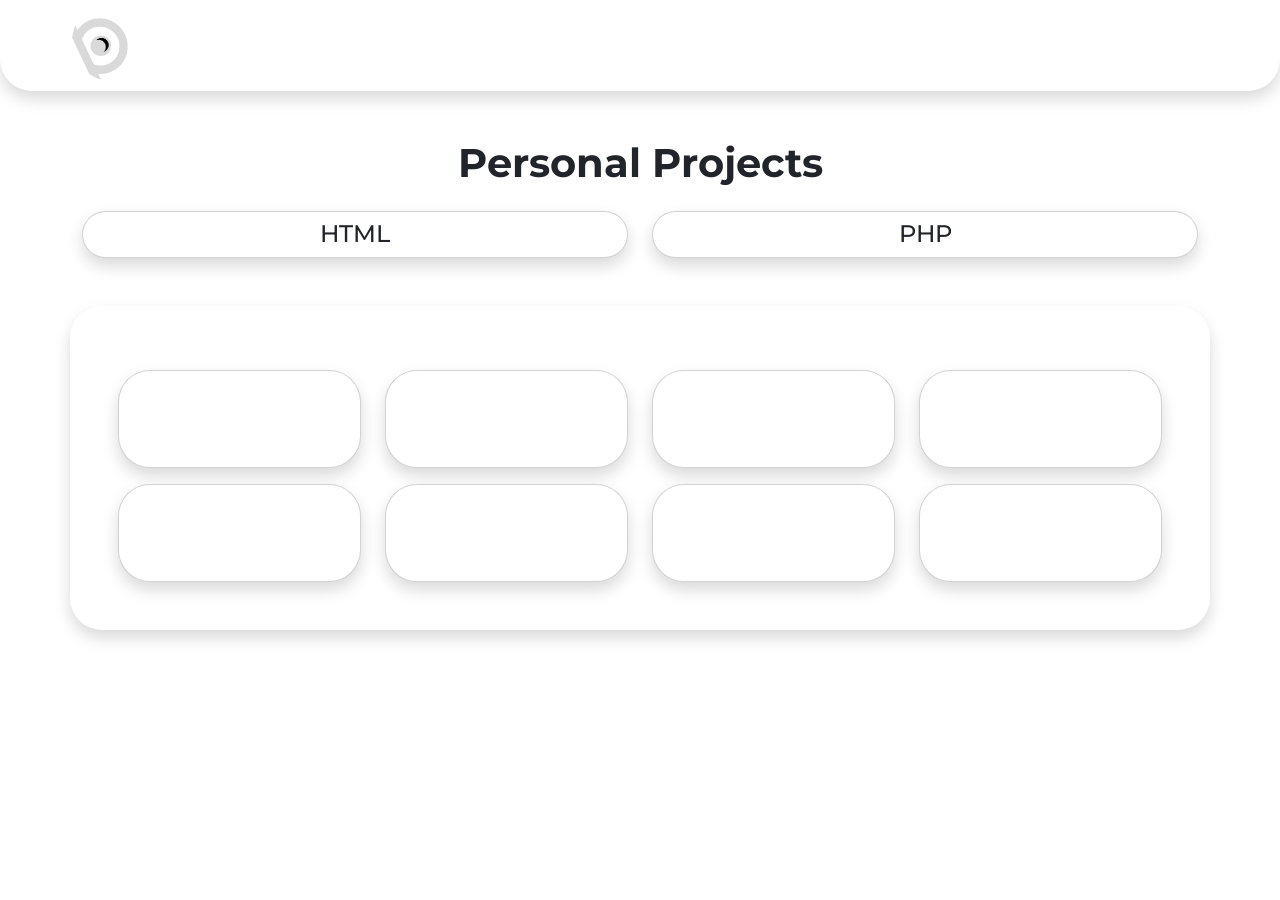
<file: personal/index.html>
<!doctype html>
<html lang="en">

<head>
    <meta charset="utf-8">
    <meta name="viewport" content="width=device-width, initial-scale=1">
    <title>David Ortiz</title>
    <link rel="icon" type="image" href="../img/logo.png">
    <link href="https://cdn.jsdelivr.net/npm/bootstrap@5.3.6/dist/css/bootstrap.min.css" rel="stylesheet"
        integrity="sha384-4Q6Gf2aSP4eDXB8Miphtr37CMZZQ5oXLH2yaXMJ2w8e2ZtHTl7GptT4jmndRuHDT" crossorigin="anonymous">
    <link href="https://fonts.googleapis.com/css2?family=Montserrat:wght@300;500;700&display=swap" rel="stylesheet">
    <link rel="stylesheet" href="style.css">
</head>

<body>

    <div class="nav">
        <div class="container-fluid shadow rounded-bottom-5">
            <div class="row m-0">
                <div class="col d-flex justify-content-start align-items-center p-2 mx-5">
                    <img src="../img/logo.png" class="logo" style="width: 70px; height: auto;">
                </div>
            </div>
        </div>
    </div>

    <div class="container proj d-flex justify-content-center mt-5">
        <div class="row">
            <div class="col">
                <h1 style="font-weight: bold;"> Personal Projects</h1>
            </div>
        </div>
    </div>

    <div class="container mt-3">
        <div class="row">
            <div class="col-6">
                <div class="card shadow rounded-5 text-center p-2">
                    <div class="h4 m-0">
                       HTML
                    </div>
                </div>
            </div>
            <div class="col-6">
                <div class="card shadow rounded-5 text-center p-2">
                    <div class="h4 m-0">
                        PHP
                    </div>
                </div>
            </div>
        </div>
    </div>

    <div class="container shadow rounded-5 p-5 mt-5">
        <div class="row">
            <div class="col-12 col-md-4 col-lg-3">
                <div class="card shadow rounded-5 p-5 mt-3">

                </div>
            </div>
            <div class="col col-12 col-md-4 col-lg-3">
                <div class="card shadow rounded-5 p-5 mt-3">
                    
                </div>
            </div>
            <div class="col col-12 col-md-4 col-lg-3">
                <div class="card shadow rounded-5 p-5 mt-3">
                    
                </div>
            </div>
            <div class="col col-12 col-md-4 col-lg-3">
                <div class="card shadow rounded-5 p-5 mt-3">
                    
                </div>
            </div>
            <div class="col col-12 col-md-4 col-lg-3">
                <div class="card shadow rounded-5 p-5 mt-3">
                    
                </div>
            </div>
            <div class="col col-12 col-md-4 col-lg-3">
                <div class="card shadow rounded-5 p-5 mt-3">
                    
                </div>
            </div>
            <div class="col col-12 col-md-4 col-lg-3">
                <div class="card shadow rounded-5 p-5 mt-3">
                    
                </div>
            </div>
            <div class="col col-12 col-md-4 col-lg-3">
                <div class="card shadow rounded-5 p-5 mt-3">
                    
                </div>
            </div>
        </div>
    </div>

    <script src="https://cdn.jsdelivr.net/npm/bootstrap@5.3.6/dist/js/bootstrap.bundle.min.js"
        integrity="sha384-j1CDi7MgGQ12Z7Qab0qlWQ/Qqz24Gc6BM0thvEMVjHnfYGF0rmFCozFSxQBxwHKO"
        crossorigin="anonymous"></script>
</body>

</html>
</file>
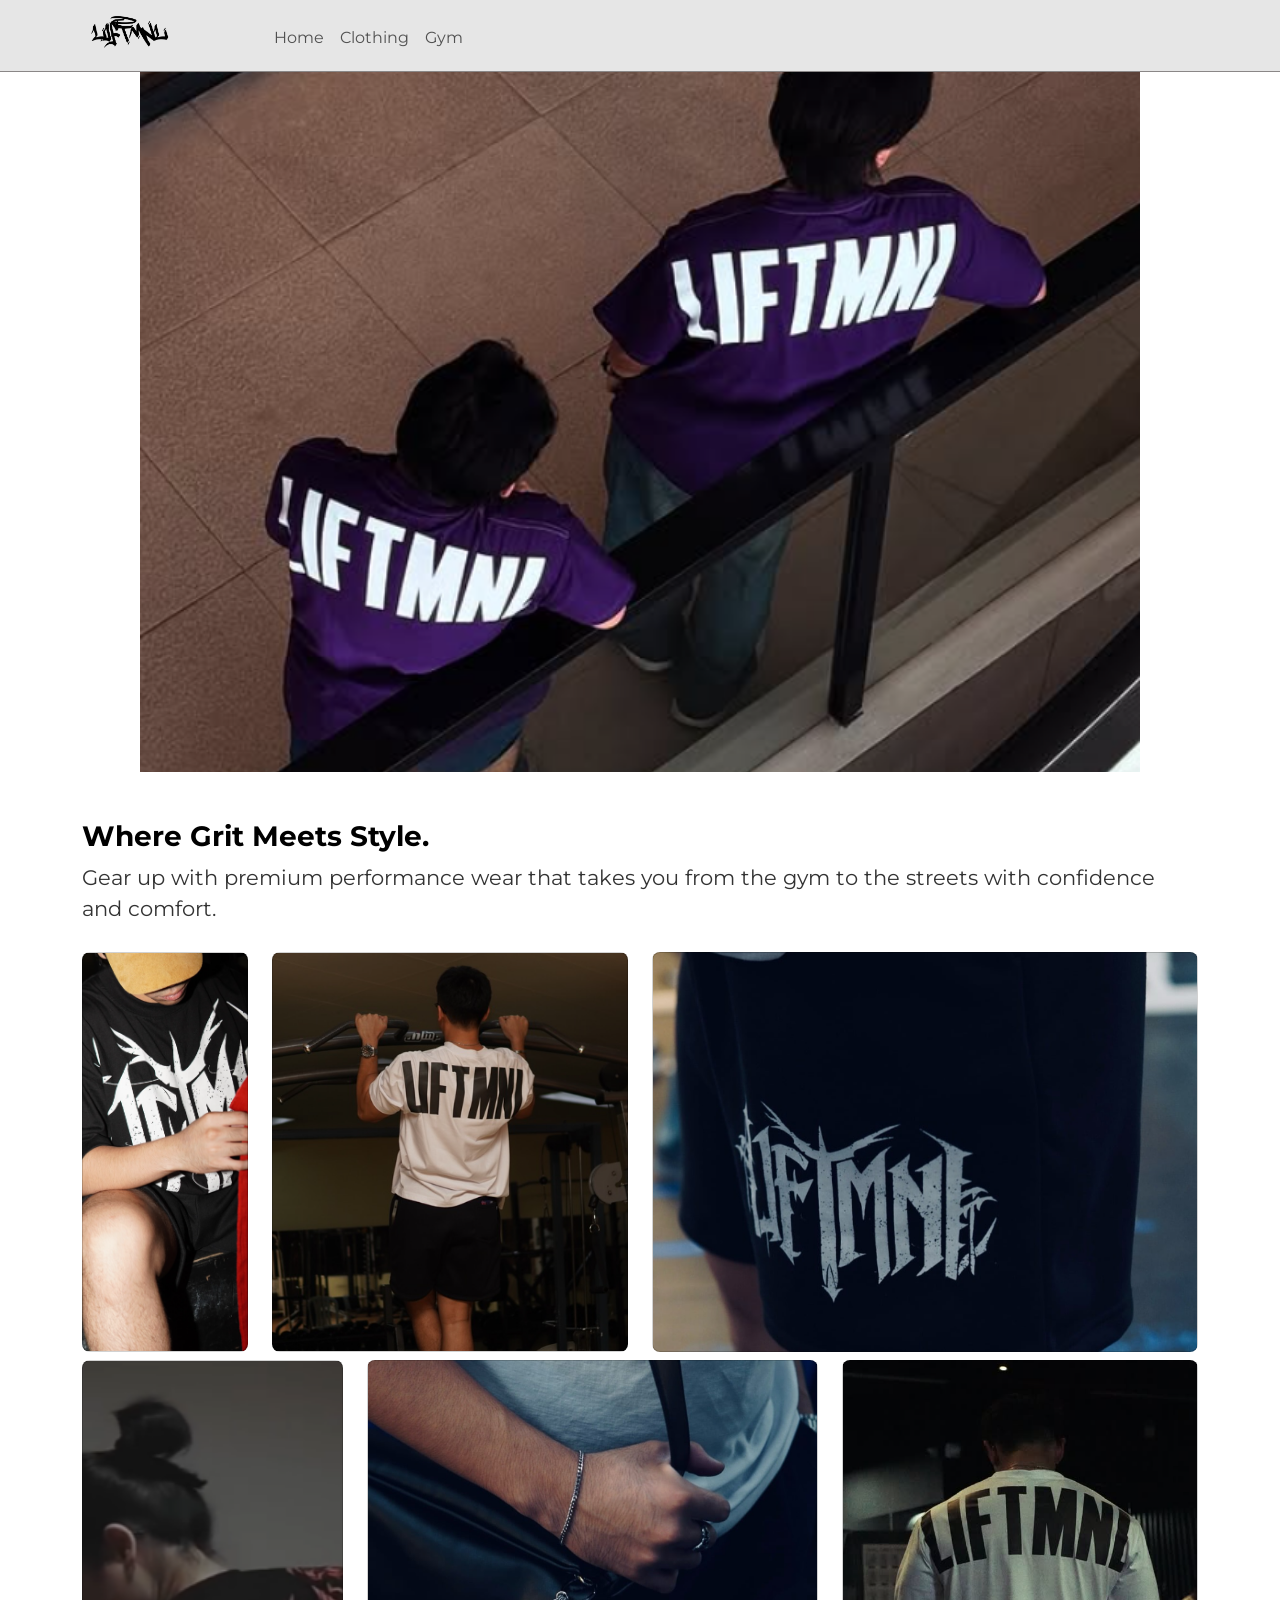
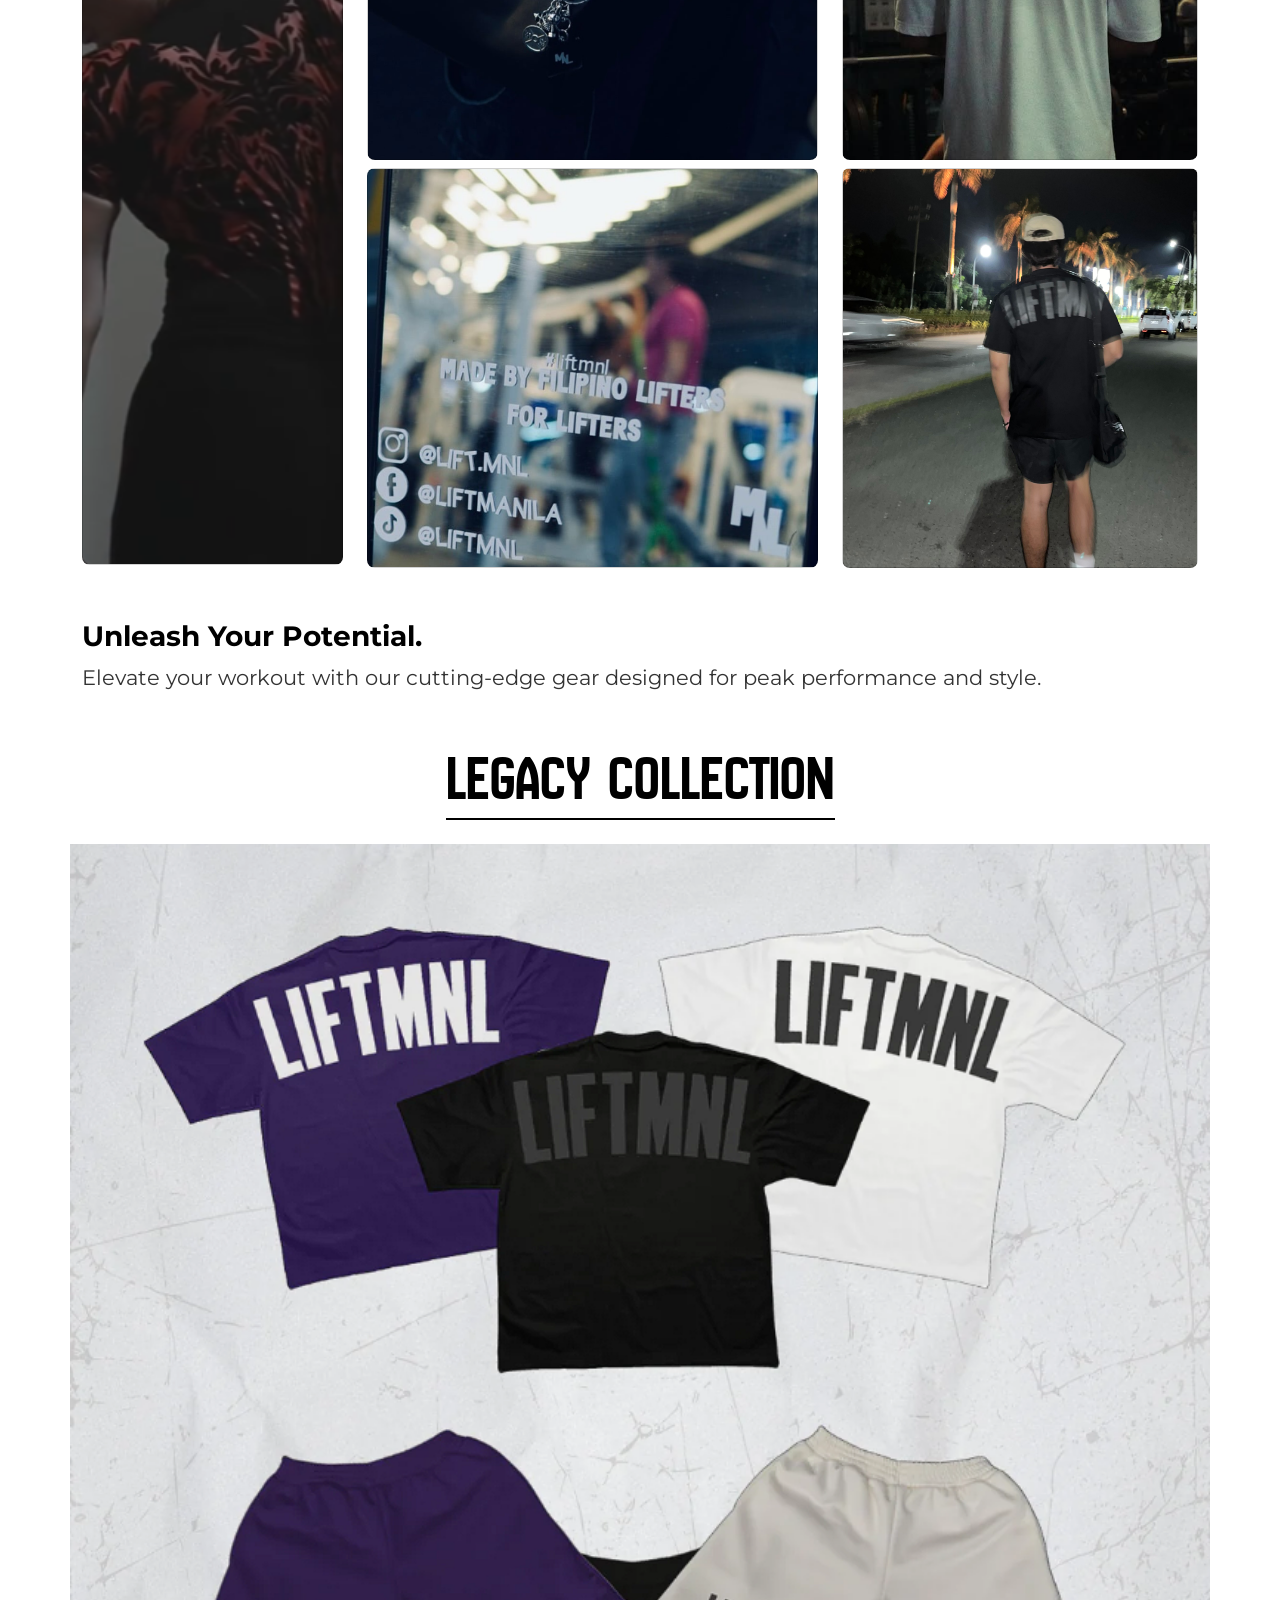
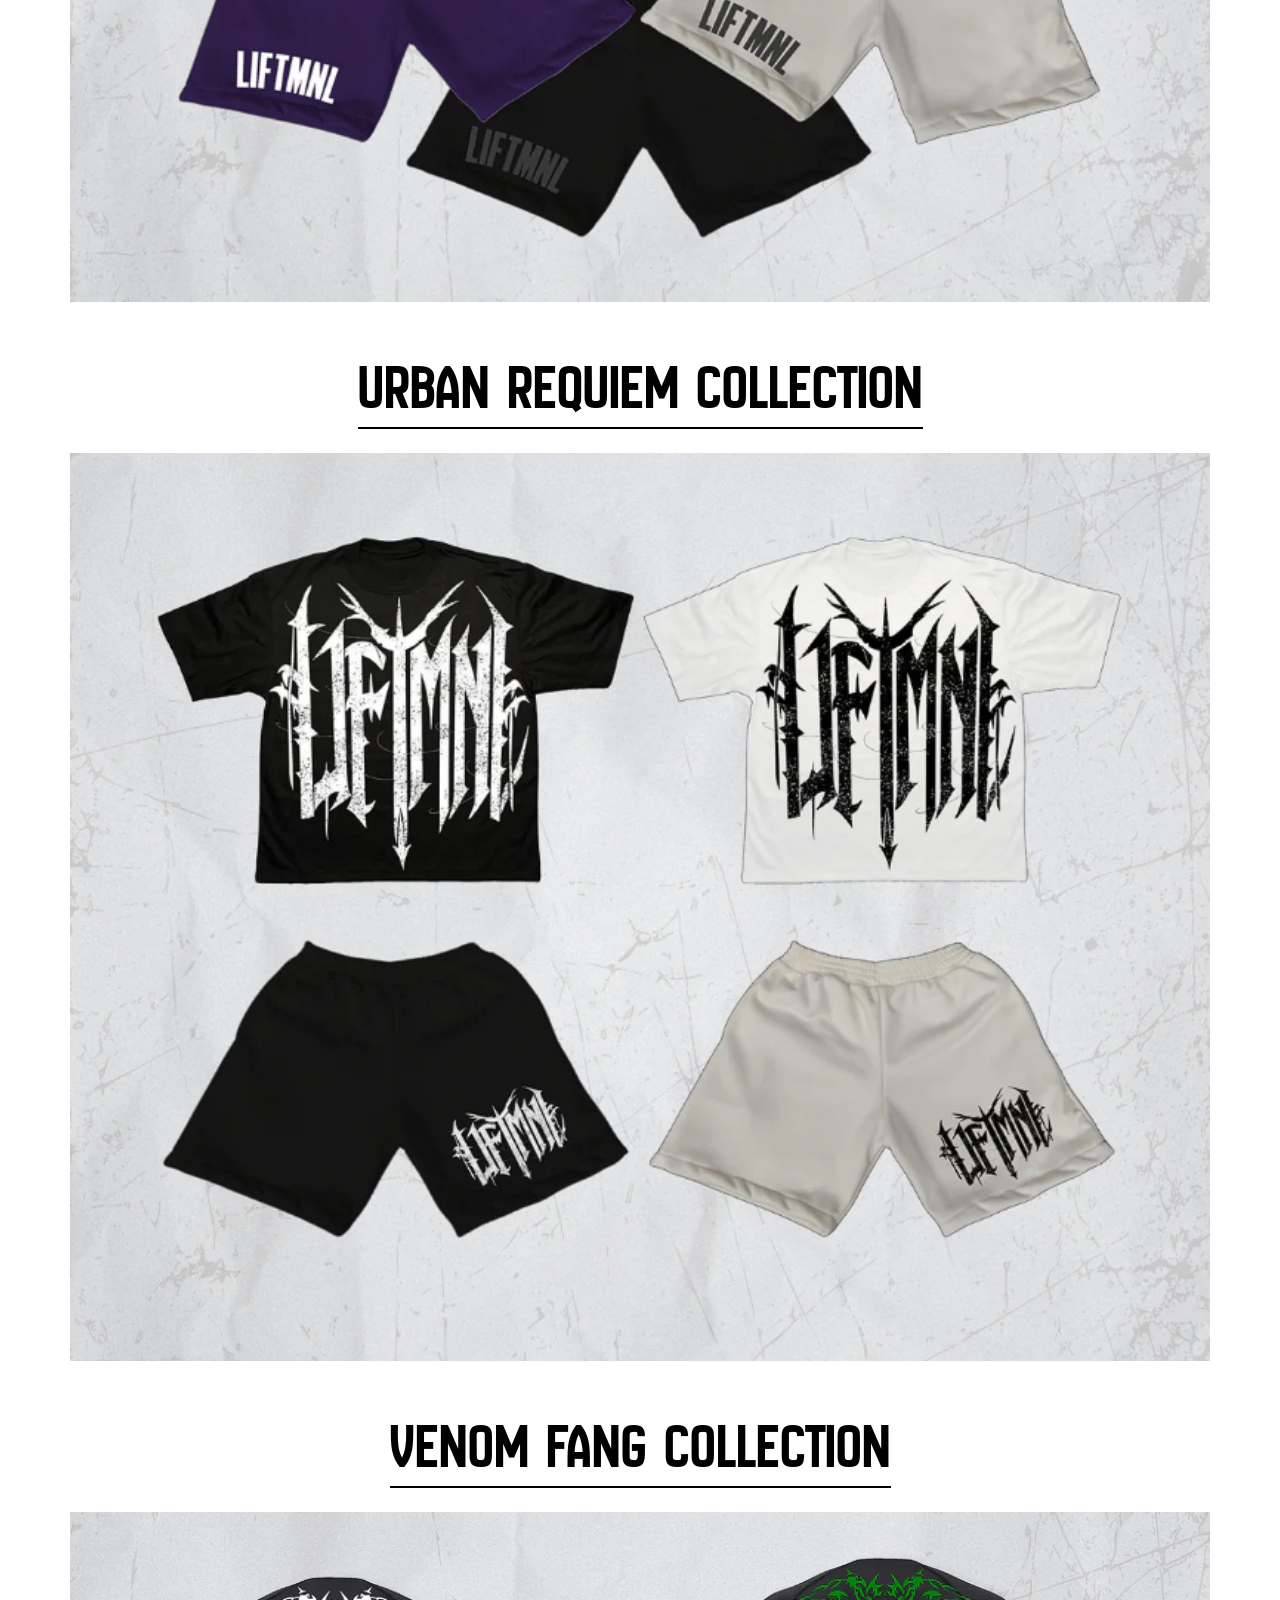
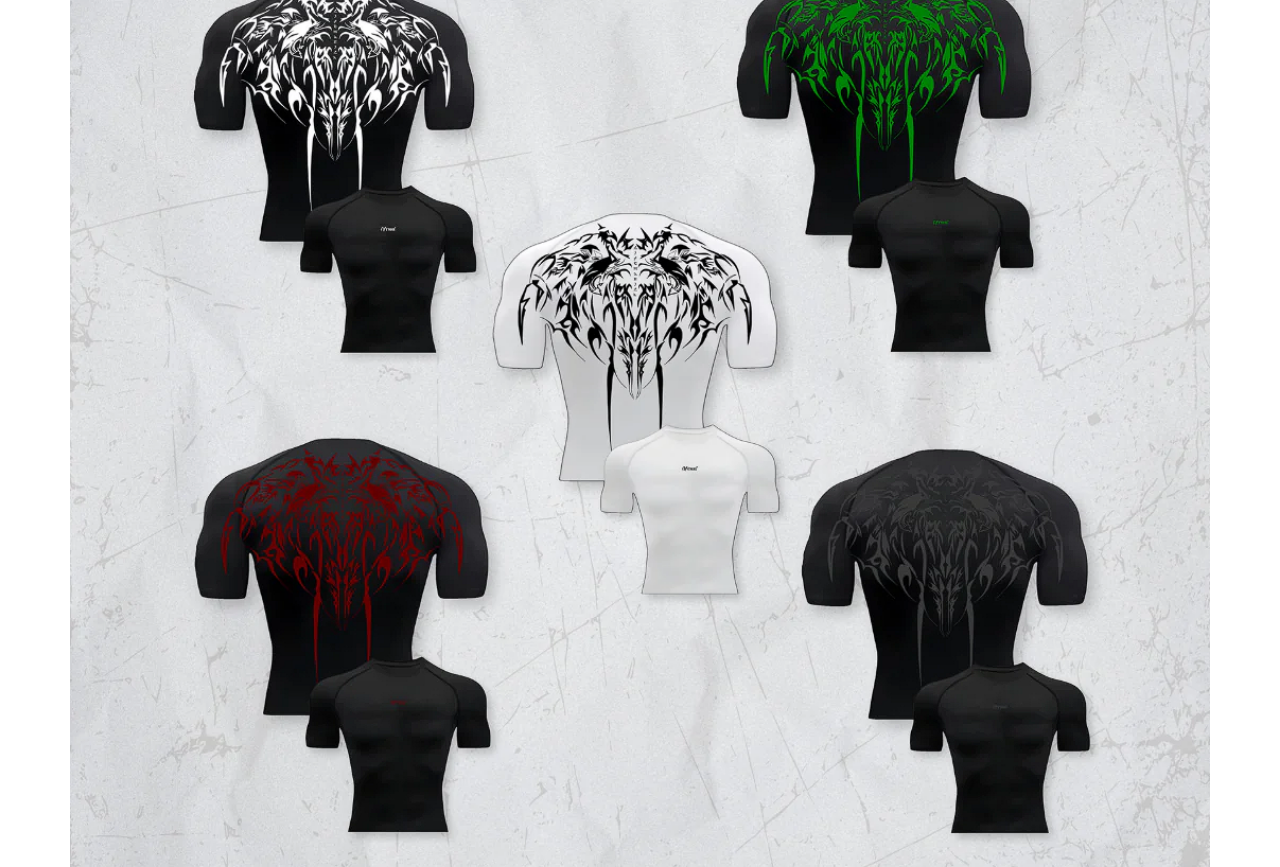
<file: school/ADET/A03/index.html>
<!doctype html>
<html lang="en">

<head>
    <meta charset="utf-8">
    <meta name="viewport" content="width=device-width, initial-scale=1">
    <title>Home</title>
    <link rel="icon" type="image" href="../../img/logo.png">
    <link href="https://cdn.jsdelivr.net/npm/bootstrap@5.3.5/dist/css/bootstrap.min.css" rel="stylesheet"
        integrity="sha384-SgOJa3DmI69IUzQ2PVdRZhwQ+dy64/BUtbMJw1MZ8t5HZApcHrRKUc4W0kG879m7" crossorigin="anonymous">
    <link rel="preconnect" href="https://fonts.googleapis.com">
    <link rel="preconnect" href="https://fonts.gstatic.com" crossorigin>
    <link href="https://fonts.googleapis.com/css2?family=Montserrat:wght@300;500;700&display=swap" rel="stylesheet">
    <link
        href="https://fonts.googleapis.com/css2?family=New+Amsterdam&family=Open+Sans:ital,wght@0,300..800;1,300..800&family=Rammetto+One&display=swap"
        rel="stylesheet">
    <link rel="stylesheet" href="css/index.css">
</head>

<body>
    <nav class="navbar navbar-expand-lg">
        <div class="container">
            <a class="navbar-brand" href="index.html"><img src="img/logo.png"></a>
            <button class="navbar-toggler" type="button" data-bs-toggle="collapse" data-bs-target="#navbarTogglerDemo02"
                aria-controls="navbarTogglerDemo02" aria-expanded="false" aria-label="Toggle navigation">
                <span class="navbar-toggler-icon"></span>
            </button>
            <div class="collapse navbar-collapse" id="navbarTogglerDemo02">
                <ul class="navbar-nav me-auto mb-2 mb-lg-0">
                    <li class="nav-item">
                        <a class="nav-link" aria-current="page" href="index.html">Home</a>
                    </li>
                    <li class="nav-item">
                        <a class="nav-link" href="clothing.html">Clothing</a>
                    </li>
                    <li class="nav-item">
                        <a class="nav-link" href="tips.html">Gym</a>
                    </li>
                </ul>
            </div>
        </div>
    </nav>

    <div class="container-fluid d-flex justify-content-center">
        <div class="row">
            <div class="col p-0 mb-5">
                <img src="img/start.png" alt="startPic" style="width: 100%; height: auto;">
            </div>
        </div>
    </div>

    <div class="container mb-4">
        <div class="row">
            <div class="col">
                <h3>Where Grit Meets Style.</h3>
                <div class="subheader" style="color: #333;">
                    Gear up with premium performance wear that takes you from the gym to the streets with confidence and
                    comfort.
                </div>
            </div>
        </div>
    </div>

    <div class="container">

        <div class="row">
            <div class="col-2">
                <div class="card py-4 rounded-3 my-1" style="background-image:url('img/1.png'); width: 60px;">

                </div>
            </div>
            <div class="col-4   ">
                <div class="card py-4 rounded-3 my-1 mx-0" style="background-image:url('img/2.png'); width: 125px;">

                </div>
            </div>
            <div class="col-6">
                <div class="card py-4 rounded-3 my-1" style="background-image:url('img/3.png')">

                </div>
            </div>
        </div>

        <div class="row mb-5">
            <div class="col-3">
                <div class="card py-4 rounded-3 my-1"
                    style="background-image:url('img/4.png'); height: 208px; width: 90px;" alt="dom">
                </div>
            </div>
            <div class="col-5">
                <div class="row">
                    <div class="col">
                        <div class="card py-4 rounded-3 my-1" style="background-image:url('img/5.png'); width: 154px;">

                        </div>
                    </div>
                </div>
                <div class="row">
                    <div class="col">
                        <div class="card py-4 rounded-3 my-1" style="background-image:url('img/6.png'); width: 154px;">

                        </div>
                    </div>
                </div>
            </div>
            <div class="col-4">
                <div class="row">
                    <div class="col">
                        <div class="card py-4 rounded-3 my-1" style="background-image:url('img/7.png')">

                        </div>
                    </div>
                </div>
                <div class="row">
                    <div class="col">
                        <div class="card py-4 rounded-3 my-1"
                            style="background-image:url('img/10.jpg'); background-position-y: top;">

                        </div>
                    </div>
                </div>
            </div>
        </div>

    </div>

    <div class="container">
        <div class="row">
            <div class="col">
                <h3>Unleash Your Potential.</h3>
                <div class="subheader" style="color: #333;">
                    Elevate your workout with our cutting-edge gear designed for peak performance and style.
                </div>
            </div>
        </div>
        <div class="row">
            <div class="col mt-5 mb-3 d-flex justify-content-center text-center">
                <h1 class="header">LEGACY COLLECTION</h1>
            </div>
        </div>
        <div class="row">
            <div class="col" style="padding: 0;">
                <img src="img/legacy.png" style="width: 100%; height: auto;">
            </div>
        </div>

        <div class="row">
            <div class="col mt-5 mb-3 d-flex justify-content-center text-center">
                <h1 class="header">URBAN REQUIEM COLLECTION</h1>
            </div>
        </div>
        <div class="row">
            <div class="col" style="padding: 0;">
                <img src="img/urban.png" style="width: 100%; height: auto;">
            </div>
        </div>

        <div class="row">
            <div class="col mt-5 mb-3 d-flex justify-content-center text-center">
                <h1 class="header">VENOM FANG COLLECTION</h1>
            </div>
        </div>
        <div class="row">
            <div class="col" style="padding: 0;">
                <img src="img/venom.png" style="width: 100%; height: auto;">
            </div>
        </div>
    </div>


    <script src="https://cdn.jsdelivr.net/npm/bootstrap@5.3.5/dist/js/bootstrap.bundle.min.js"
        integrity="sha384-k6d4wzSIapyDyv1kpU366/PK5hCdSbCRGRCMv+eplOQJWyd1fbcAu9OCUj5zNLiq"
        crossorigin="anonymous"></script>
</body>

</html>
</file>
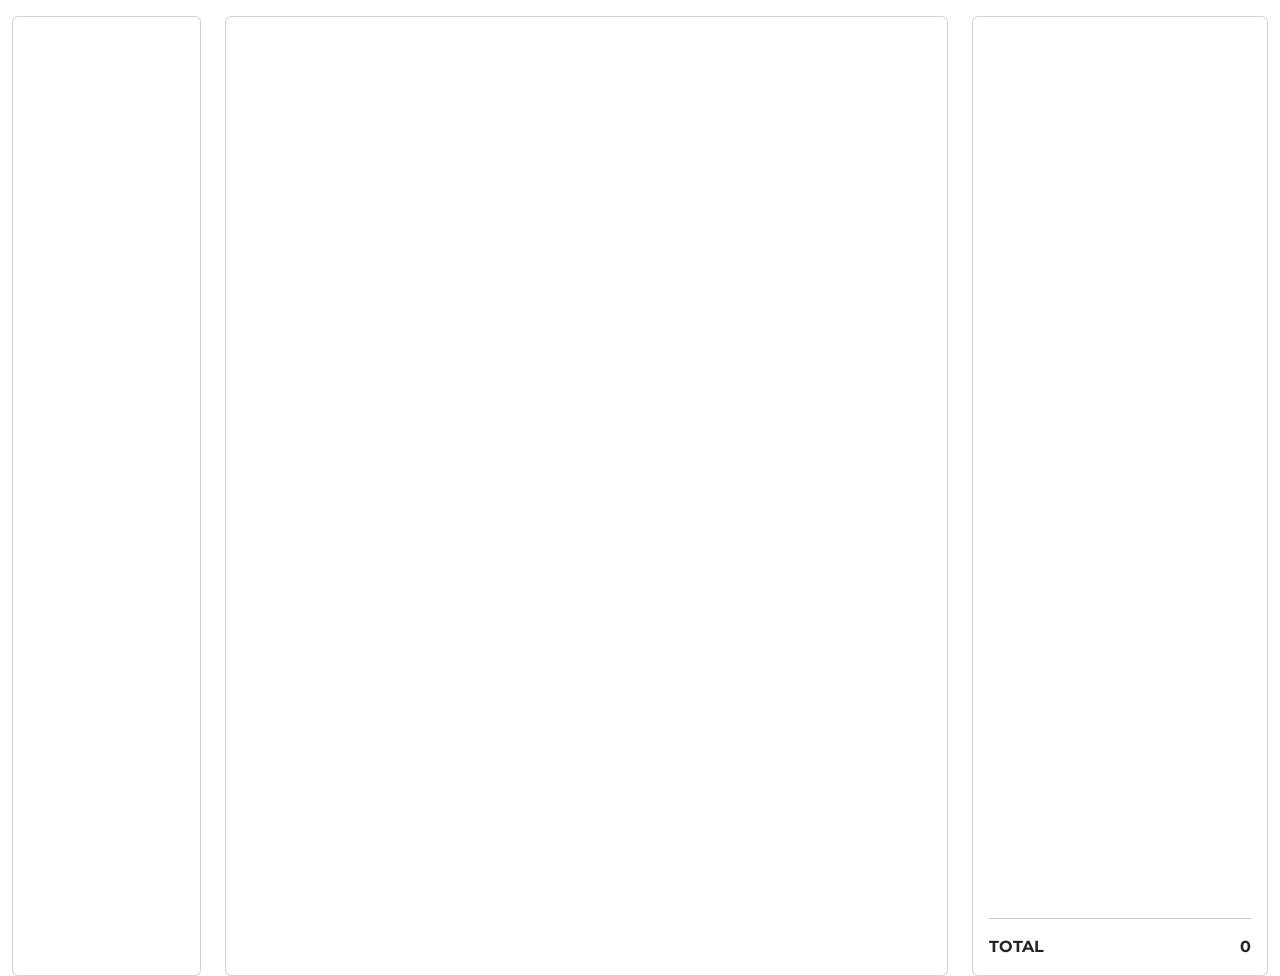
<file: school/ADET/A04/index.html>
<!doctype html>
<html lang="en">

<head>
    <meta charset="utf-8">
    <meta name="viewport" content="width=device-width, initial-scale=1">
    <title>POS</title>
    <link href="https://cdn.jsdelivr.net/npm/bootstrap@5.3.5/dist/css/bootstrap.min.css" rel="stylesheet"
        integrity="sha384-SgOJa3DmI69IUzQ2PVdRZhwQ+dy64/BUtbMJw1MZ8t5HZApcHrRKUc4W0kG879m7" crossorigin="anonymous">
    <link href="https://fonts.googleapis.com/css2?family=Montserrat:wght@300;500;700&display=swap" rel="stylesheet">
    <link rel="icon" type="image" href="../../img/logo.png">
    <link rel="stylesheet" href="style.css">
</head>

<body>
    <div class="container-fluid">
        <div class="row pt-3">
            <div class="col-2">
                <div class="card p-3 overflow-scroll d-flex align-items-center" style="height: 60rem;">
                    <div class="d-flex flex-column categories" id="categories">
                    </div>
                </div>
            </div>
            <div class="col-7">
                <div class="card overflow-scroll p-3 maincontainer">
                    <div class="d-flex flex-start flex-row flex-wrap" id="maincontainer">
                    </div>
                </div>
            </div>
            <div class="col-3">
                <div class="card p-3 receipt-container">
                    <div id="receipt" class="receipt-items"></div>
                    <div class="receipt-total d-flex flex-row justify-content-between align-items-end">
                        <div><b>TOTAL</b></div>
                        <div><b id="totalValue">0</b></div>
                    </div>
                </div>
            </div>
        </div>
    </div>

    <script src="script.js"></script>
    <script src="https://cdn.jsdelivr.net/npm/bootstrap@5.3.5/dist/js/bootstrap.bundle.min.js"
        integrity="sha384-k6d4wzSIapyDyv1kpU366/PK5hCdSbCRGRCMv+eplOQJWyd1fbcAu9OCUj5zNLiq" crossorigin="anonymous">
        </script>
</body>

</html>
</file>
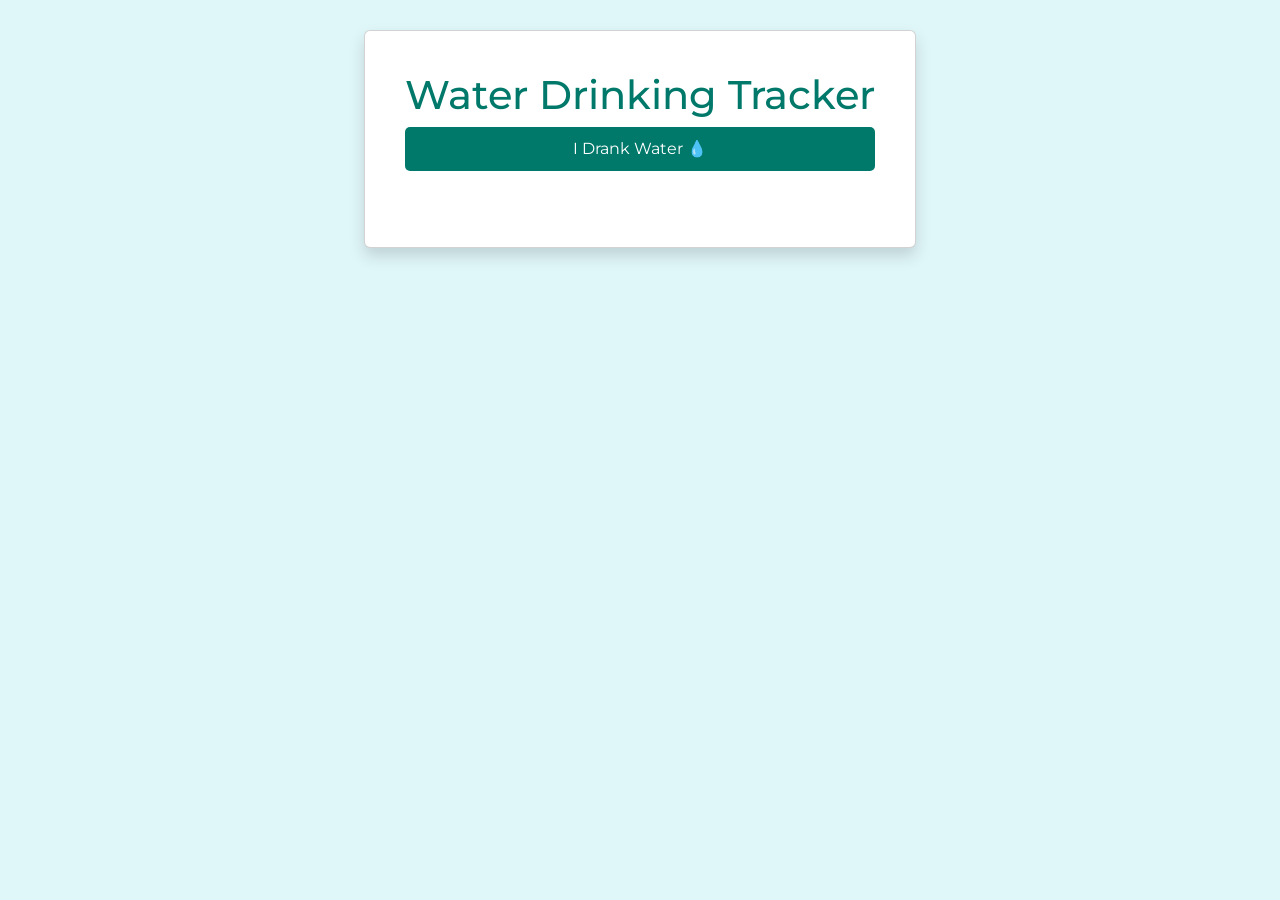
<file: school/ADET/A07/index.html>
<!doctype html>
<html lang="en">

<head>
    <meta charset="utf-8">
    <meta name="viewport" content="width=device-width, initial-scale=1">
    <title>Water tracker</title>
    <link href="https://cdn.jsdelivr.net/npm/bootstrap@5.3.6/dist/css/bootstrap.min.css" rel="stylesheet"
        integrity="sha384-4Q6Gf2aSP4eDXB8Miphtr37CMZZQ5oXLH2yaXMJ2w8e2ZtHTl7GptT4jmndRuHDT" crossorigin="anonymous">
    <link href="https://fonts.googleapis.com/css2?family=Montserrat:wght@300;500;700&display=swap" rel="stylesheet">
    <link rel="icon" type="image" href="../../img/logo.png">
</head>

<style>
    body {
        font-family: 'Montserrat', sans-serif;
        padding: 30px;
        background: #e0f7fa;
    }

    h1 {
        color: #00796b;
    }

    button {
        padding: 10px 20px;
        background-color: #00796b;
        color: white;
        border: none;
        border-radius: 5px;
        cursor: pointer;
    }

    ul {
        margin-top: 20px;
    }

    li {
        margin-bottom: 5px;
    }
</style>

<body>

    <div class="container d-flex justify-content-center">
        <div class="row">
            <div class="col-12">
                <div class="card shadow p-4">
                    <div class="p-3 d-flex flex-column justify-content-center">
                        <h1>Water Drinking Tracker</h1>
                        <button onclick="logWater()">I Drank Water 💧</button>
                        <ul id="log"></ul>
                    </div>
                </div>
            </div>
        </div>
    </div>


    <script>
        let lastDrinkTime = null;

        function logWater() {
            const log = document.getElementById('log');
            const now = new Date();
            lastDrinkTime = now;

            const timestamp = now.toLocaleTimeString();
            const li = document.createElement('li');
            li.textContent = `Drank water at ${timestamp}`;
            log.prepend(li);
        }

        setInterval(() => {
            if (!lastDrinkTime) return;

            const now = new Date();
            const elapsedMs = now - lastDrinkTime;
            const elapsedMinutes = elapsedMs / (1000 * 60);

            if (elapsedMinutes >= 120) {
                alert("💧 It's been more than 2 hours since your last drink. Time to hydrate!");
                lastDrinkTime = null;
            }
        }, 60 * 1000);
    </script>

    <script src="https://cdn.jsdelivr.net/npm/bootstrap@5.3.6/dist/js/bootstrap.bundle.min.js"
        integrity="sha384-j1CDi7MgGQ12Z7Qab0qlWQ/Qqz24Gc6BM0thvEMVjHnfYGF0rmFCozFSxQBxwHKO"
        crossorigin="anonymous"></script>
</body>

</html>
</file>
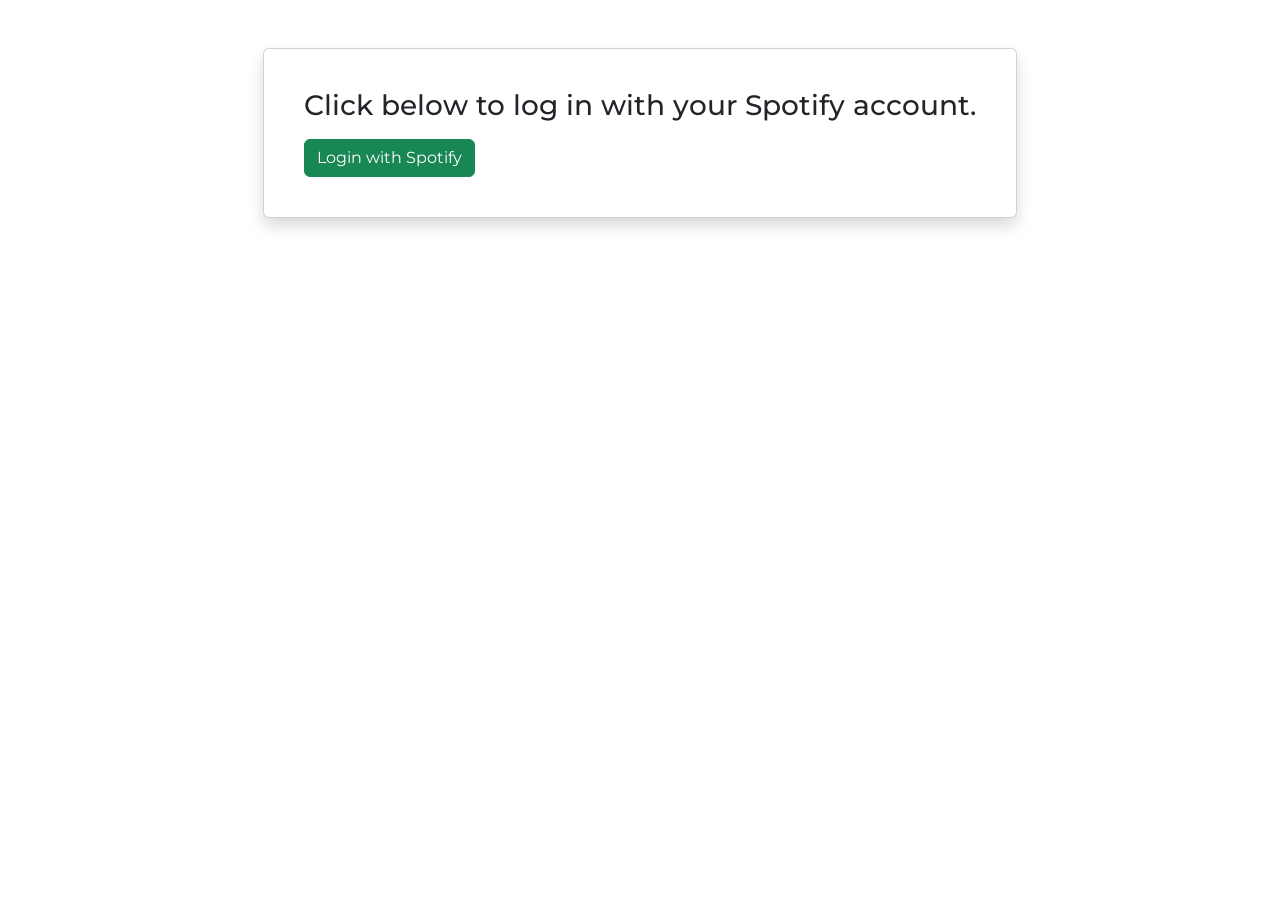
<file: school/ADET/spotify/index.html>
<!doctype html>
<html lang="en">

<head>
    <meta charset="utf-8">
    <meta name="viewport" content="width=device-width, initial-scale=1">
    <title>Embeddable</title>
    <link rel="icon" type="image" href="../../img/logo.png">
    <link href="https://cdn.jsdelivr.net/npm/bootstrap@5.3.6/dist/css/bootstrap.min.css" rel="stylesheet"
        integrity="sha384-4Q6Gf2aSP4eDXB8Miphtr37CMZZQ5oXLH2yaXMJ2w8e2ZtHTl7GptT4jmndRuHDT" crossorigin="anonymous">
    <link href="https://fonts.googleapis.com/css2?family=Montserrat:wght@300;500;700&display=swap" rel="stylesheet">
</head>

<style>
    body {
        font-family: 'Montserrat', sans-serif;
    }
</style>

<body>
    <div class="container d-flex justify-content-center">
        <div class="row">
            <div class="col">
                <div class="card shadow mt-5 p-4" id="loginSection">
                    <div class="p-3">
                        <h3 class="mb-3">Click below to log in with your Spotify account.</h3>
                        <button class="btn btn-success" onclick="redirectToSpotify()">Login with Spotify</button>
                    </div>
                </div>
            </div>
        </div>
    </div>

    <div class="container">
        <div class="row">
            <div class="col-6">
                <div id="artistSection" style="display: none;">
                    <h4 class="mt-4" style="font-weight: bold;">Your Top Artists</h4>
                    <ul id="artistList" class="list-group mt-3"></ul>
                </div>
            </div>
            <div class="col-6">
                <div id="trackSection" style="display: none;">
                    <h4 class="mt-4" style="font-weight: bold;">Your Top Tracks</h4>
                    <ul id="trackList" class="list-group mt-3"></ul>
                </div>
            </div>
        </div>
    </div>

    <script src="index.js"></script>

    <script src="https://cdn.jsdelivr.net/npm/bootstrap@5.3.6/dist/js/bootstrap.bundle.min.js"
        integrity="sha384-j1CDi7MgGQ12Z7Qab0qlWQ/Qqz24Gc6BM0thvEMVjHnfYGF0rmFCozFSxQBxwHKO"
        crossorigin="anonymous"></script>
</body>

</html>
</file>
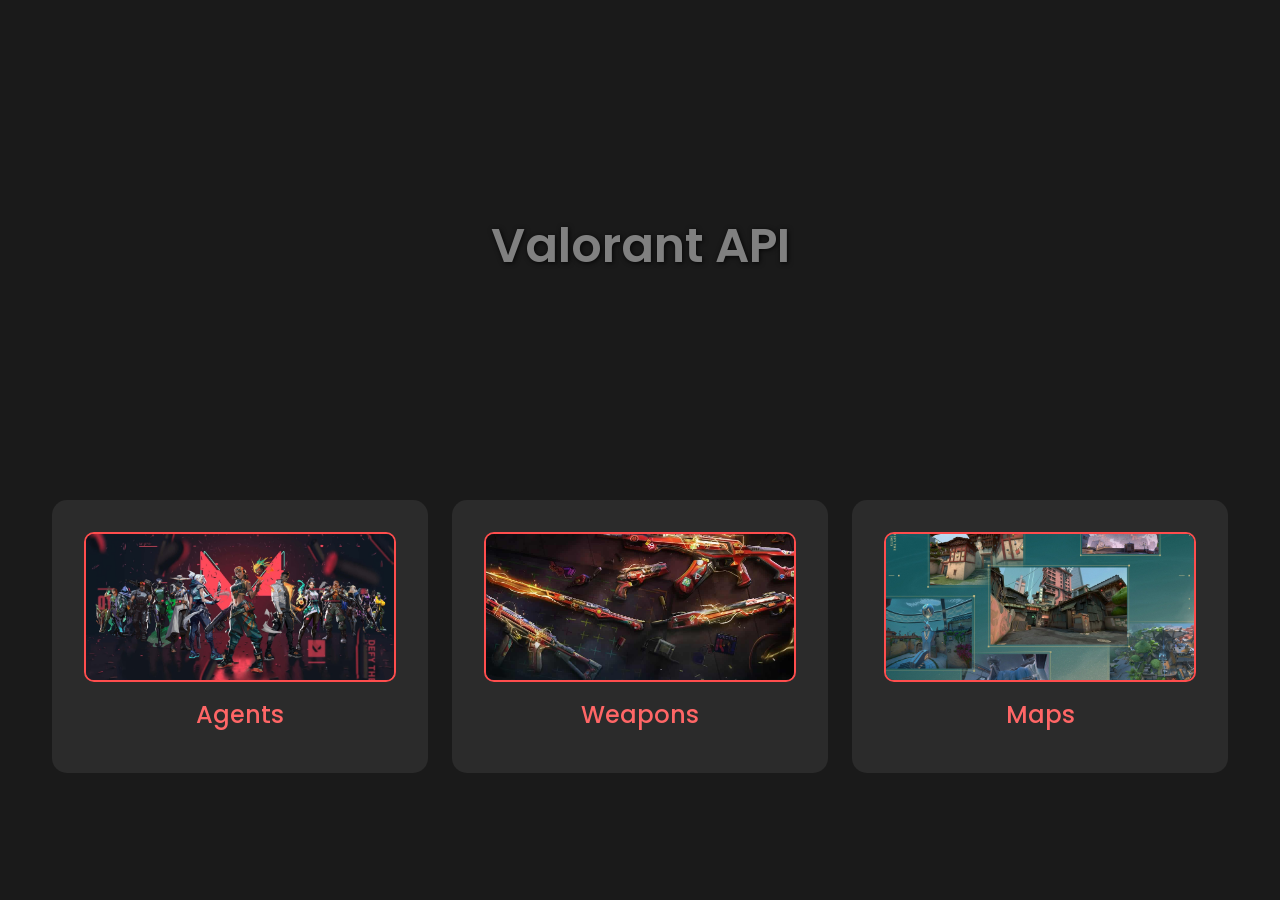
<file: school/webdev/API/index.html>
<!doctype html>
<html lang="en">

<head>
    <meta charset="utf-8">
    <meta name="viewport" content="width=device-width, initial-scale=1">
    <title>Valorant Info Hub</title>
    <link rel="icon" type="image" href="../img/logo.png">
    <link href="https://cdn.jsdelivr.net/npm/bootstrap@5.3.3/dist/css/bootstrap.min.css" rel="stylesheet">
    <link
        href="https://fonts.googleapis.com/css?family=Open+Sans:300,300i,400,400i,600,600i,700,700i|Roboto:300,300i,400,400i,500,500i,600,600i,700,700i|Poppins:300,300i,400,400i,500,500i,600,600i,700,700i"
        rel="stylesheet">
    <style>
        body {
            font-family: 'Poppins', sans-serif;
            color: white;
            background-color: #1a1a1a;
        }

        .header {
            background-image: url(https://valorant-api.com/assets/img/logo_transparent.png?v=1);
            background-size: contain;
            background-repeat: no-repeat;
            background-position: center;
            height: 400px;
            display: flex;
            align-items: center;
            justify-content: center;
            color: #ff4d4d;
            text-shadow: 1px 1px 5px rgba(0, 0, 0, 0.8);
        }

        h1 {
            font-size: 3rem;
            font-weight: 600;
            color: grey;
            text-align: center;
        }

        .card {
            padding: 30px;
            text-align: center;
            background-color: #2b2b2b;
            border-radius: 15px;
            color: white;
            transition: all 0.3s ease;
            border: 2px solid transparent;
        }

        .card:hover {
            background-color: #3a3a3a;
            border-color: #ff4d4d;
            transform: translateY(-5px);
        }

        .card img {
            width: 100%;
            height: 150px;
            object-fit: cover;
            border-radius: 10px;
            border: 2px solid #ff4d4d;
        }

        .card-title {
            font-size: 24px;
            margin-top: 15px;
            color: #ff6666;
            font-weight: 500;
        }

        .row {
            margin-top: 50px;
        }

        a {
            text-decoration: none;
            color: inherit;
        }

        .container {
            max-width: 1200px;
            margin-top: 20px;
        }
    </style>
</head>

<body>
    <div class="container-fluid">
        <div class="row">
            <div class="col header">
                <h1>Valorant API</h1>
            </div>
        </div>
    </div>

    <div class="container">
        <div class="row mt-6">
            <div class="col-md-4">
                <a href="agents.html">
                    <div class="card">
                        <img src="img/agents.jpg" alt="Agents">
                        <div class="card-title">Agents</div>
                    </div>
                </a>
            </div>
            <div class="col-md-4">
                <a href="weapons.html">
                    <div class="card">
                        <img src="img/weapons.jpg" alt="Weapons">
                        <div class="card-title">Weapons</div>
                    </div>
                </a>
            </div>
            <div class="col-md-4">
                <a href="maps.html">
                    <div class="card">
                        <img src="img/maps.jpg" alt="Maps">
                        <div class="card-title">Maps</div>
                    </div>
                </a>
            </div>
        </div>
    </div>

    <script src="https://cdn.jsdelivr.net/npm/bootstrap@5.3.3/dist/js/bootstrap.bundle.min.js"></script>
</body>

</html>
</file>
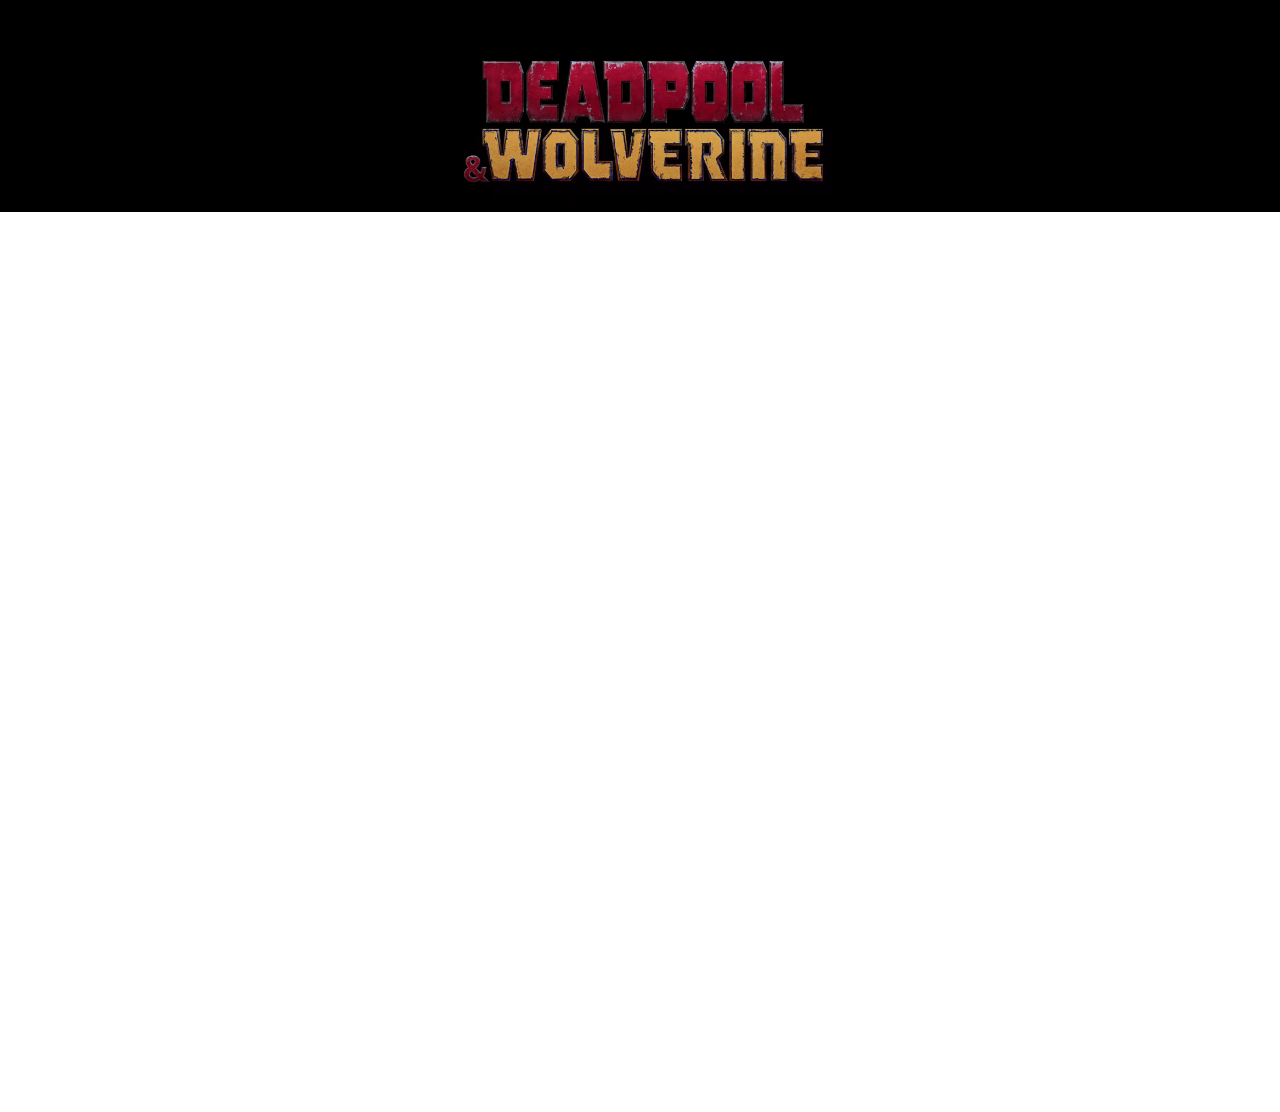
<file: school/webdev/Embed/index.html>
<!DOCTYPE html>
<html lang="en">


<head>
    <meta charset="utf-8">
    <meta name="viewport" content="width=device-width, initial-scale=1">
    <title>Video Embed</title>
    <link rel="icon" type="image" href="../img/logo.png">
    <link href="https://cdn.jsdelivr.net/npm/bootstrap@5.3.3/dist/css/bootstrap.min.css" rel="stylesheet"
        integrity="sha384-QWTKZyjpPEjISv5WaRU9OFeRpok6YctnYmDr5pNlyT2bRjXh0JMhjY6hW+ALEwIH" crossorigin="anonymous">
</head>

<style>
    .banner-container {
        display: flex;
        justify-content: center;
        padding-top: 20px;
    }
</style>

<body data-bs-theme="dark" style="background-color: black;">
    <div class="container-fluid p-0" style="position: relative; width: 100%; overflow: hidden;">
        <div class="banner-container">
            <img src="img/banner.jpg" width="30%" />
        </div>
        <div class="row">
            <div class="col" style="height: 100vh;">
                <iframe style="pointer-events: none; margin-left: 50%; transform: translateX(-50%);" width="4000px"
                    height="100%"
                    src="https://www.youtube.com/embed/73_1biulkYk?si=3VdOuPgYmEF13J4g&amp;autoplay=1&mute=1&controls=0&rel=0&disablekb=1&loop=1&playlist=73_1biulkYk"
                    title="YouTube video player" frameborder="0"
                    allow="accelerometer; autoplay; clipboard-write; encrypted-media; gyroscope; picture-in-picture; web-share"
                    referrerpolicy="strict-origin-when-cross-origin" allowfullscreen></iframe>

                <div class="text-center" style="position: absolute; top: 50vh; left: 50%; transform: translateX(-50%); 
                    font-family: 'Times New Roman', Times, serif; font-size: 75px; color: rgba(255, 255, 255, 0.5);">
                    IN THEATERS NOW!
                </div>
            </div>
        </div>
</body>


<script src="https://cdn.jsdelivr.net/npm/bootstrap@5.3.3/dist/js/bootstrap.bundle.min.js"
    integrity="sha384-YvpcrYf0tY3lHB60NNkmXc5s9fDVZLESaAA55NDzOxhy9GkcIdslK1eN7N6jIeHz" crossorigin="anonymous">
    </script>


</html>
</file>
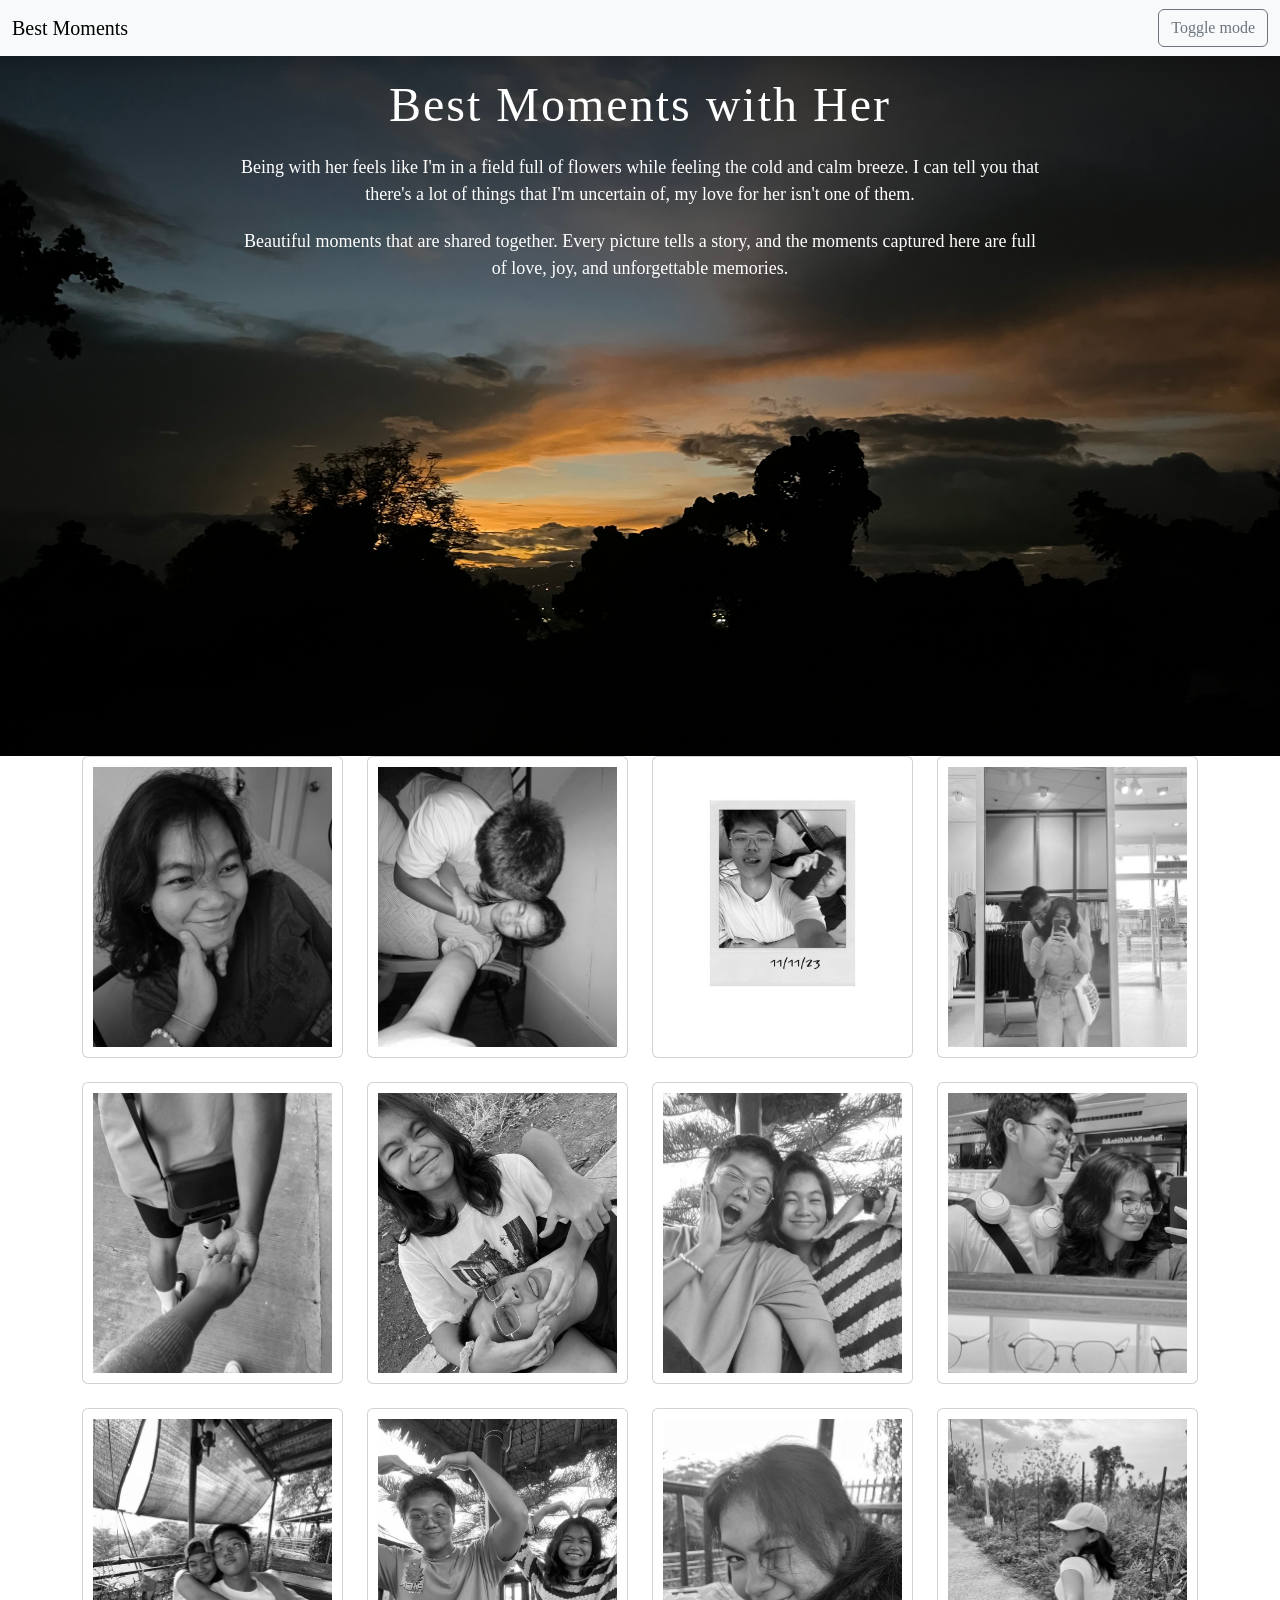
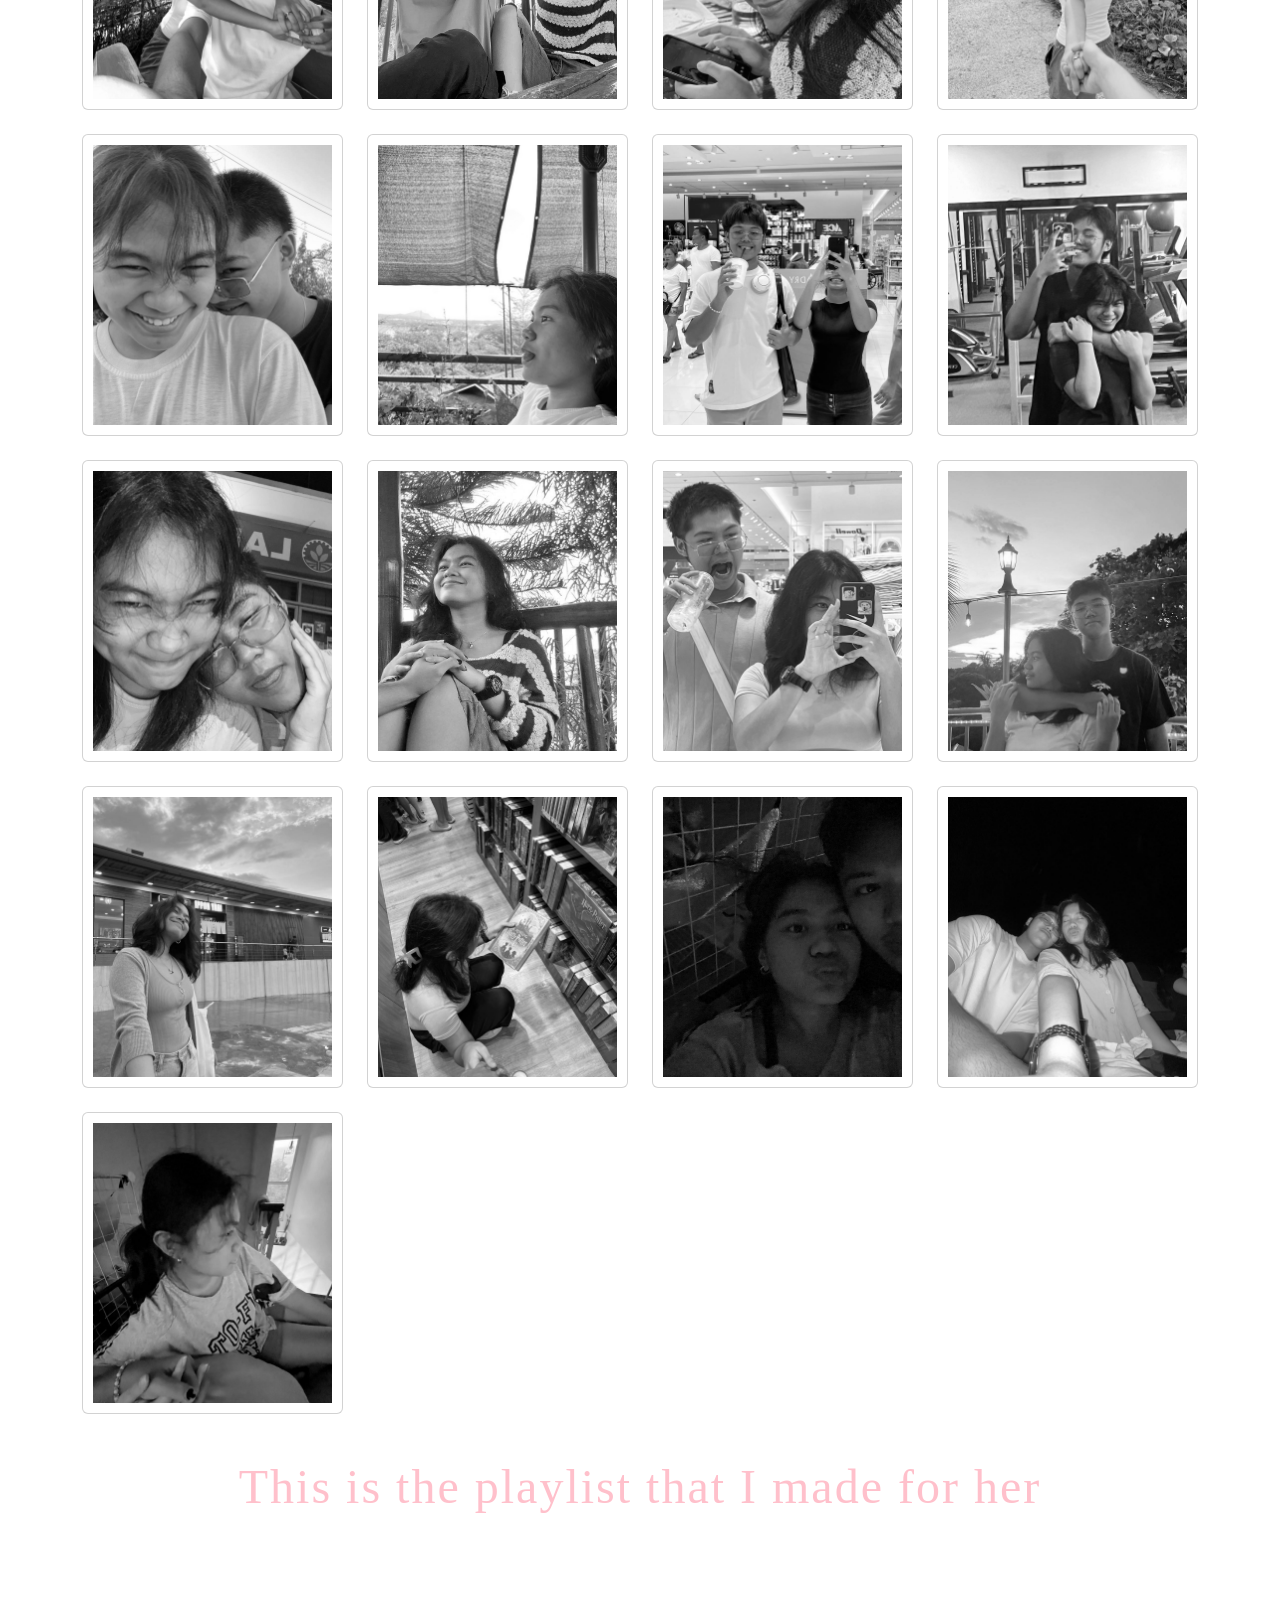
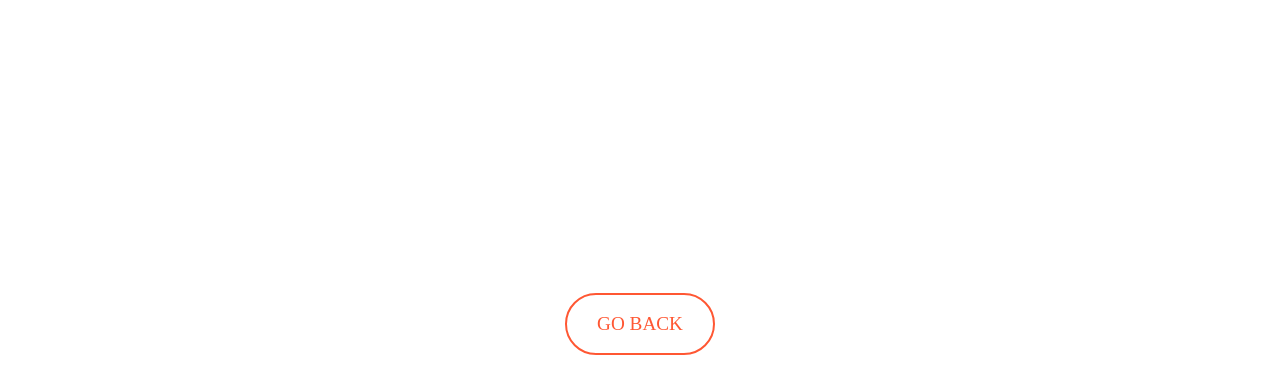
<file: school/webdev/Gallery/index.html>
<!DOCTYPE html>
<html lang="en">

<head>
    <meta charset="UTF-8">
    <meta name="viewport" content="width=device-width, initial-scale=1.0">
    <title>Best Moments with Her</title>
    <link rel="icon" type="image" href="../img/logo.png">
    <link href="https://cdn.jsdelivr.net/npm/bootstrap@5.3.3/dist/css/bootstrap.min.css" rel="stylesheet"
        integrity="sha384-QWTKZyjpPEjISv5WaRU9OFeRpok6YctnYmDr5pNlyT2bRjXh0JMhjY6hW+ALEwIH" crossorigin="anonymous">

    <style>
        [data-bs-theme="dark"] {
            --bs-body-bg: black;
            --bs-body-color: white;
        }

        [data-bs-theme="light"] {
            --bs-body-bg: white;
            --bs-body-color: white;
        }

        body {
            font-family: 'Georgia', serif;
        }

        h1 {
            text-align: center;
            font-size: 48px;
            letter-spacing: 2px;
            padding-top: 20px;
        }

        p {
            text-align: center;
            font-size: 18px;
            max-width: 800px;
            margin: 20px auto;
        }

        .gallery-item img {
            width: 100%;
            height: 300px;
            padding: 10px;
            object-fit: cover;
            filter: grayscale(100%);
            transition: filter 0.3s ease, transform 0.3s ease;
        }

        .gallery-item.expanded img {
            transform: scale(1.1);
        }

        .gallery-item .caption {
            overflow: hidden;
            height: 0px;
            transition: height 0.5s ease;
            background-color: black;
            padding: 0 10px;
            color: white;
            text-align: center;
        }

        .gallery-item.expanded .caption {
            height: auto;
            padding: 20px;
        }

        .back-btn {
            border: 2px solid #ff5733;
            color: #ff5733;
            background-color: transparent;
            margin: 10px;
            padding: 15px 30px;
            font-size: 1.2em;
            border-radius: 50px;
            transition: all 0.3s ease;
            text-align: center;
        }

        .back-btn:hover {
            background-color: #ff5733;
            color: white;
        }

        .footer {
            text-align: center;
            margin: 0;
            font-weight: 300;
        }

        .pink {
            color: pink;
        }
    </style>
</head>

<body id="body" data-bs-theme="light">

    <nav class="navbar navbar-expand-lg bg-body-tertiary shadow">
        <div class="container-fluid">
            <a class="navbar-brand" href="#">Best Moments</a>
            <button class="btn btn-outline-secondary" onclick="changeMode()" type="submit">Toggle mode</button>
        </div>
    </nav>

    <div class="container-fluid">
        <div class="row">
            <div class="col"
                style="background-image: url(images/nav.jpeg); height: 700px; background-size: cover; background-position: bottom;">
                <h1>Best Moments with Her</h1>
                <p>Being with her feels like I'm in a field full of flowers while feeling the cold and calm breeze. I
                    can tell you that there's a lot of things that I'm uncertain of, my love for her isn't one of them.
                </p>
                <p>Beautiful moments that are shared together. Every picture tells a story, and the moments captured
                    here are full of love, joy, and unforgettable memories.</p>
            </div>
        </div>
    </div>

    <div class="container">
        <div class="row" id="galleryContainer"></div>
    </div>

    <div class="container">
        <h1 class="pink">This is the playlist that I made for her</h1>
        <iframe style="border-radius:12px"
            src="https://open.spotify.com/embed/playlist/57rwOw0Aw1x0DS8eWxwrDR?utm_source=generator" width="100%"
            height="352" frameBorder="0" allowfullscreen=""
            allow="autoplay; clipboard-write; encrypted-media; fullscreen; picture-in-picture" loading="lazy"></iframe>
    </div>

    <script>
        var images = [
            'images/1.jpg', 'images/2.jpg', 'images/3.jpg', 'images/4.jpg', 'images/5.jpg',
            'images/6.jpg', 'images/7.jpg', 'images/8.jpg', 'images/9.jpg', 'images/10.jpg',
            'images/11.jpg', 'images/12.jpg', 'images/13.jpg', 'images/14.jpg', 'images/15.jpg',
            'images/16.jpg', 'images/17.jpg', 'images/18.jpg', 'images/19.jpg', 'images/20.jpg',
            'images/21.jpg', 'images/22.jpg', 'images/23.jpg', 'images/24.jpg', 'images/25.jpg'
        ];

        var captions = [
            'She mesmerizes me with her cute smile and elegant eyes.', 'This was the time when we went to her home after watching inside out 2.',
            'This was the first time I came to their house.', 'This was the time when we went to Lima outlets after pumunta ng Lipa na parehas naka pink hehe.',
            'This was at Lima Outlets and I just can\'t get over how cute this was.', 'This was the time when I had my hair buzzed cut because she said so.',
            'We were supposed to watch Inside out 2 but all the tickets were sold out kaya we went to a coffee shop nalang.',
            'This was in SM Sto.tomas tapos bago palang. Eto yung day na unang punta ko sa bahay nila.',
            'I just got out of school here and we went sa favorite coffee shop namin.', 'Wala cute lang namin here.',
            'I love the way she is, no make up, no brush, no nothing, just her.', 'We found a cat after I took this photo but sadly di namin parehas nauwi.',
            'This moment was took before I asked her na I would court her.', 'She\'s legit a masterpiece.', 'This was the first time we went out after 2 months.',
            'First time we went to the gym together and I ofcourse, did not go easy on her.', 'This was after we went to SM dahil we went shopping with her mom and lola.',
            'I could see her beautiful soul in her eyes when she looked at me.', 'This was at SM and we separated from her mom and lola.',
            'Idk, we just look good together I guess. lmao', 'I can just look at her and that smile of her\'s all day.',
            'We were looking sa fully booked and ang cute lang kasi she was still holding my hand.',
            'This was just so cute kasi kasama yung cats nila sa background.', 'This was at the cinema after watching Inside out 2 tapos we were both wearing green.',
            'I forgot what we were watching kasi I was so focused on watching her.'
        ];

        var galleryContainer = document.getElementById("galleryContainer");
        for (var i = 0; i < images.length; i++) {
            var galleryContainer = document.getElementById("galleryContainer");
            galleryContainer.innerHTML += "<div class=\"col-xl-3 col-md-4 col-sm-6 col-12 gallery-item\">" +
                "<div class=\"card mb-4\" id=\"card" + i + "\" onmouseenter=\"onMouseEnter(" + i + ")\" onmouseleave=\"onMouseLeave(" + i + ")\" onclick=\"toggleExpand(" + i + ")\">"
                + "<img src=\"" + images[i] + "\" class=\"card-img-top\" alt=\"" + captions[i] + "\">" +
                "<div class=\"caption\">" + "<p>" + captions[i] + "</p>" + "</div>" + "</div>" + "</div>";
        }

        function onMouseEnter(i) {
            var card = document.getElementById("card" + i);
            var img = card.querySelector('img');
            img.style.filter = 'grayscale(0%)';
        }

        function onMouseLeave(i) {
            var card = document.getElementById("card" + i);
            var img = card.querySelector('img');
            img.style.filter = 'grayscale(100%)';
        }

        function toggleExpand(i) {
            var card = document.getElementById("card" + i);
            var caption = card.querySelector('.caption');

            card.classList.toggle('expanded');
            if (card.classList.contains('expanded')) {
                caption.style.height = caption.scrollHeight + "px";
            } else {
                caption.style.height = "0px";
            }
        }

        var colorMode = "light";
        function changeMode() {
            var bodyElement = document.getElementById("body");
            colorMode = colorMode === "dark" ? "light" : "dark";
            bodyElement.setAttribute("data-bs-theme", colorMode);
        }
    </script>

    <footer class="footer">
        <a href="../index.html">
            <button class="back-btn">GO BACK</button>
        </a>
    </footer>

    <script src="https://cdn.jsdelivr.net/npm/bootstrap@5.3.3/dist/js/bootstrap.bundle.min.js"
        integrity="sha384-YvpcrYf0tY3lHB60NNkmXc5s9fDVZLESaAA55NDzOxhy9GkcIdslK1eN7N6jIeHz"
        crossorigin="anonymous"></script>

</body>

</html>
</file>
<file: personal/style.css>
body {
    font-family: Montserrat, sans-serif;
}
</file>
<file: school/ADET/A03/css/index.css>
body {
    color: #000000;
    font-family: 'Montserrat', sans-serif;
}

.navbar img {
    width: 5rem;
    margin-left: 4px;
    margin-bottom: 4px;
}

.navbar {
    background-color: hsl(0, 0%, 90%);
    border-bottom: #8a8787 solid 1px;
    padding: 8px 0px 4px 8px;
}

.card {
    background-color: #ffff;
    background-size: cover;
    background-repeat: no-repeat;
    background-position: 50%;
    height: 100px;
}

h3 {
    font-weight: bold;
    color: #000000;
}

.header {
    font-family: "New Amsterdam", sans-serif;
    font-weight: 400;
    font-size: 4rem;
    border-bottom: #000000 solid 2px;
}

@media screen and (min-width: 768px) {
    .navbar-nav {
        margin-left: 5rem;
    }

    img[alt="startPic"] {
        height: 700px !important;
        width: 1000px !important;
        object-fit: cover;
    }

    .card {
        height: 400px;
        width: auto !important;
    }

    .card[alt="dom"] {
        height: 805px !important;
    }

    .subheader {
        font-size: 1.3rem;
    }

}
</file>
<file: school/ADET/A04/style.css>
body {
  color: #000000;
  font-family: 'Montserrat', sans-serif;
}

.custom-button {
  width: 100px;
}

.custom-button.content {
  width: 200px;
  height: 200px;
}

.custom-button:hover {
  background-color: rgb(240, 240, 240);
  cursor: pointer;
}

.categories {
  width: fit-content;
}

.maincontainer {
  height: 60rem;
}

.receipt-container {
  display: flex;
  flex-direction: column;
  height: 60rem;
}

.receipt-items {
  overflow-y: auto;
  flex-grow: 1;
}

.receipt-total {
  border-top: 1px solid #ccc;
  padding-top: 1rem;
}

.btn-danger {
  padding: 0 6px;
  font-size: 0.8rem;
  line-height: 1;
}
</file>
